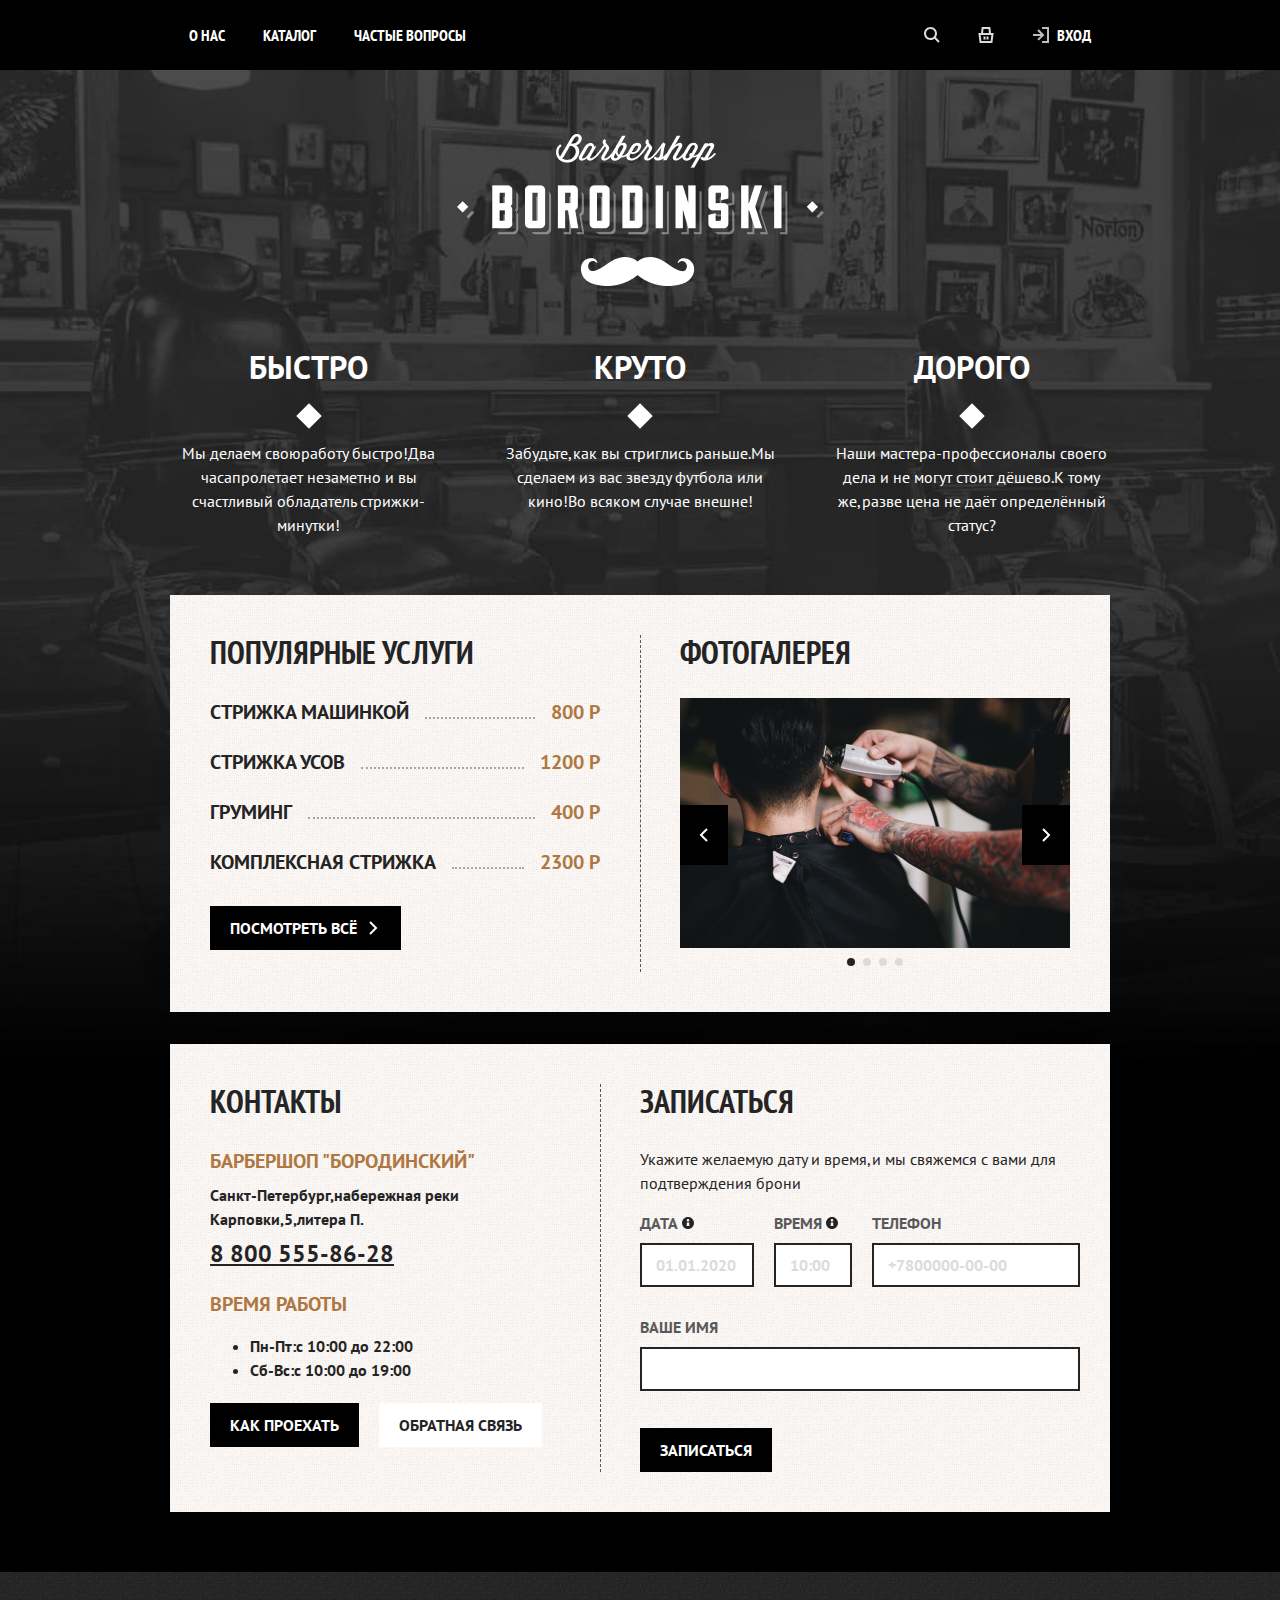
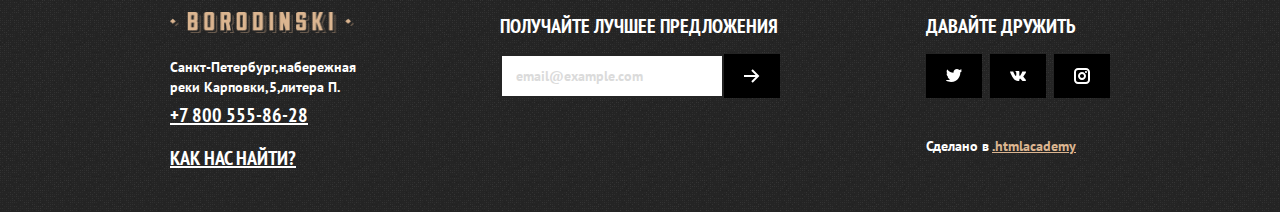
<file: index.html>
<!DOCTYPE html>
<html lang="en">
<head>
    <meta charset="UTF-8">
    <meta http-equiv="X-UA-Compatible" content="IE=edge">
    <meta name="viewport" content="width=device-width, initial-scale=1.0">
    <title>Барбершоп "Бородинский"</title>
    <link rel="stylesheet" href="styles.css">
   
</head>
<body>
<header class="page-header">
    <nav class="navigation">
        <ul class="navigation-list">
            <li class="navigation-item">
                <a class="navigation-link" href="about.html">О нас</a>                
            </li>
            <li class="navigation-item"> 
                <a class="navigation-link" href="catalog.html">Каталог</a>               
            </li>
            <li class="navigation-item">
                <a class="navigation-link" href="faq.html">Частые вопросы</a>                
            </li>
        </ul>
        <ul class="navigation-list navigation-user">
            <li class="navigation-item">
                <a class="navigation-link" href="#">
                    <svg  class="navigation-icon" aria-hidden="true" xmlns="http://www.w3.org/2000/svg" width="16" height="16" viewBox="0 0 16 16" fill="none">
                        <g clip-path="url(#clip0_123222_436)">
                        <path fill-rule="evenodd" clip-rule="evenodd" d="M11 6.5C11 8.98528 8.98528 11 6.5 11C4.01472 11 2 8.98528 2 6.5C2 4.01472 4.01472 2 6.5 2C8.98528 2 11 4.01472 11 6.5ZM10.3347 11.7489C9.25973 12.5356 7.9341 13 6.5 13C2.91015 13 0 10.0899 0 6.5C0 2.91015 2.91015 0 6.5 0C10.0899 0 13 2.91015 13 6.5C13 7.9341 12.5356 9.25973 11.7489 10.3347L15.7071 14.2929L14.2929 15.7071L10.3347 11.7489Z"/>
                       
                        </svg>
                   <span class="visually-hidden">
                        Поиск
                   </span> 
                </a>                
            </li>
            <li class="navigation-item">
                <a class="navigation-link" href="#">
                    <svg class="navigation-icon" aria-hidden="true" xmlns="http://www.w3.org/2000/svg" width="16" height="16" viewBox="0 0 16 16" fill="none">
                        <g clip-path="url(#clip0_123222_444)">
                        <path fill-rule="evenodd" clip-rule="evenodd" d="M3.09068 6L3.5759 0.90519L3.66211 0H4.5714H11.4285H12.3378L12.424 0.905191L12.9093 6H14.5H15.6328L15.4922 7.12403L14.4922 15.124L14.3828 16H13.5H2.49997H1.61719L1.50769 15.124L0.507692 7.12403L0.367188 6H1.49997H3.09068ZM5.09973 6H10.9002L10.5193 2H5.48068L5.09973 6ZM3.38275 14L2.63275 8H13.3672L12.6172 14H3.38275ZM8.49997 9.5V12.5H10.5V9.5H8.49997ZM5.49997 12.5L5.49997 9.5H7.49997L7.49997 12.5H5.49997Z"/>
                       
                        </svg>
                   <span class="visually-hidden">
                        Корзина   
                   </span>
                </a> 
                <div class="popover popover-cart">
                    <button class="popover-close-button button button-light">2
                        <span class="visually-hidden">Закрыть</span>
                    </button>
                    <div class="popover-content">
                       <h2 class="popover-title">Корзина</h2>
                       <ul class="cart-items-list">
                        <li class="cart-item">
                            <p class="cart-item-title">Стрижка машинкой</p>
                            <p class="cart-item-price">800 ₽</p>
                            <button type="button" class="cart-item-button button">
                                <svg xmlns="http://www.w3.org/2000/svg" width="16" height="16" viewBox="0 0 16 16" fill="none">
                                    <g clip-path="url(#clip0_80029_950)">
                                    <path fill-rule="evenodd" clip-rule="evenodd" d="M3.41989 1L3.7034 0.503861L3.99132 0H4.57164H11.4288H12.0091L12.297 0.503861L12.5805 1H14.5002H15.6288L15.4929 2.12042L13.916 15.1204L13.8093 16H12.9233H3.07714H2.19111L2.08442 15.1204L0.507491 2.12042L0.371582 1H1.50021H3.41989ZM3.96317 14L2.62885 3H13.3716L12.0373 14H3.96317ZM9.00276 4.92875L8.50276 11.9288L10.4977 12.0712L10.9977 5.07125L9.00276 4.92875ZM5.50276 12.0712L5.00276 5.07125L6.99767 4.92875L7.49767 11.9288L5.50276 12.0712Z" fill="white"/>
                                    </g>
                                    <defs>
                                    <clipPath id="clip0_80029_950">
                                    <rect width="16" height="16" fill="white"/>
                                    </clipPath>
                                    </defs>
                                    </svg>
                            <span class="visually-hidden">Удалить из корзины</span>
                            </button>
                        </li>
                        <li class="cart-item">
                            <p class="cart-item-title">Стрижка усов</p>
                            <p class="cart-item-price">1200 ₽</p>
                            <button type="button" class="cart-item-button button">
                                <svg xmlns="http://www.w3.org/2000/svg" width="16" height="16" viewBox="0 0 16 16" fill="none">
                                    <g clip-path="url(#clip0_80029_950)">
                                    <path fill-rule="evenodd" clip-rule="evenodd" d="M3.41989 1L3.7034 0.503861L3.99132 0H4.57164H11.4288H12.0091L12.297 0.503861L12.5805 1H14.5002H15.6288L15.4929 2.12042L13.916 15.1204L13.8093 16H12.9233H3.07714H2.19111L2.08442 15.1204L0.507491 2.12042L0.371582 1H1.50021H3.41989ZM3.96317 14L2.62885 3H13.3716L12.0373 14H3.96317ZM9.00276 4.92875L8.50276 11.9288L10.4977 12.0712L10.9977 5.07125L9.00276 4.92875ZM5.50276 12.0712L5.00276 5.07125L6.99767 4.92875L7.49767 11.9288L5.50276 12.0712Z" fill="white"/>
                                    </g>
                                    <defs>
                                    <clipPath id="clip0_80029_950">
                                    <rect width="16" height="16" fill="white"/>
                                    </clipPath>
                                    </defs>
                                    </svg>
                            <span class="visually-hidden">Удалить из корзины</span>
                            </button>
                        </li>
                       </ul>
                    </div>   
                </div>    
            </li>
            <li class="navigation-item">
                <a class="navigation-link  navigation-link-login " href="#">
                    <svg class="navigation-icon" aria-hidden="true" xmlns="http://www.w3.org/2000/svg" width="16" height="16" viewBox="0 0 16 16" fill="none">
                        <g clip-path="url(#clip0_123222_455)">
                        <path fill-rule="evenodd" clip-rule="evenodd" d="M9 2H14V14H9V16H15H16V15V1V0H15H9V2ZM4.29289 3.70711L7.53553 6.94975H0V8.94975H7.53553L4.29289 12.1924L5.70711 13.6066L10.6569 8.65685L11.364 7.94975L10.6569 7.24264L5.70711 2.29289L4.29289 3.70711Z" fill="#BDBDBD"/>
                        </g>
                        <defs>
                        <clipPath id="clip0_123222_455">
                        <rect width="16" height="16" fill="white"/>
                        </clipPath>
                        </defs>
                        </svg>
                    Вход</a>                
            </li>            
        </ul>
    </nav>
</header>
<main class="main-container main-index">
    <div class="page-container">
    <h1 class="visually-hidden">Барбершоп "Бородинский"</h1>
    <img class="logo" src="images/logo-full-white.png" width="367" height="152" 
     alt="Логотип Барбершопа 'Бородинский' ">
    <section class="advantages">
        <h2 class="visually-hidden">Преимущество</h2>
        <ul class="advantages-list">
            <li class="advantages-item">
                <h3 class="advantages-title">Быстро</h3>
                <p class="advantages-description">Мы делаем своюработу быстро!Два часапролетает незаметно
                    и вы счастливый обладатель стрижки-минутки!</p>
            </li>
            <li class="advantages-item">
                <h3 class="advantages-title">Круто</h3>
                <p class="advantages-description">Забудьте,как вы стриглись раньше.Мы сделаем из вас звезду
                    футбола или кино!Во всяком случае внешне!</p>
            </li>
            <li class="advantages-item">
                <h3 class="advantages-title">Дорого</h3>
                <p class="advantages-description">Наши мастера-профессионалы своего дела и не могут стоит 
                    дёшево.К тому же,разве цена не даёт определённый статус?</p>
            </li>
        </ul> 
    </section>
    <div class="index-columns">
    <section class="services">
        <h2 class="services-title">Популярные услуги</h2>
        <ul class="services-list">
            <li class="services-item">
                Стрижка машинкой
                <b class="services-price">800 Р</b>
            </li>
            <li class="services-item">
                Стрижка усов
                <b class="services-price">1200 Р</b>
            </li>
            <li class="services-item">
                Груминг
                <b class="services-price">400 Р</b>
            </li>
            <li class="services-item">
                Комплексная Стрижка
                <b class="services-price">2300 Р</b>
            </li>
        </ul>
        <a class="button button-all" href="#">Посмотреть всё</a>
    </section>
    <section class="gallery">
        <h2 class="gallery-title">Фотогалерея</h2>

    <div class="slider">
      <div class="slider-wrapper">
        <img class="slider-image" src="images/gallery-1.jpg" alt="Примеры работ" width="390" height="250">
        <div class="slider-controls">
          <button class="slider-button slider-prev" type="button">
            <span class="visually-hidden"> Предыдущие фото</span>
          </button>
          <button class="slider-button slider-next" type="button">
            <span class="visually-hidden">Слейдущее фото</span>
          </button>
        </div>  
        <ol class="slider-pagination">
            <li class="slider-pagination-item">
                <button class="slider-pagination-button-current slider-pagination-button" type="button">
                    <span class="visually-hidden">1 фото</span>
                </button>
            </li>
            <li class="slider-pagination-item">
                <button class="slider-pagination-button" type="button">
                    <span class="visually-hidden">2 фото</span>
                </button>
            </li>
            <li class="slider-pagination-item">
                <button class="slider-pagination-button" type="button">
                    <span class="visually-hidden">3 фото</span>
                </button>
            </li>
            <li class="slider-pagination-item">
                <button class="slider-pagination-button" type="button">
                    <span class="visually-hidden">4 фото</span>
                </button>
            </li>
        </ol>
      </div>
    </div>  
    </section>
    </div>
    <div class="index-columns">
    <section class="contacts">
        <h2 class="contacts-title">Контакты</h2>
        <h3 class="contacts-subtitle">Барбершоп "Бородинский"</h3>
        <address class="contacts-address">
            <p class="contacts-address-text">Санкт-Петербург,набережная реки Карповки,5,литера П.</p>
            <a class="contacts-phone" href="tel:88005558628">8 800 555-86-28</a>
        </address>
        <h3 class="contacts-subtitle">Время работы</h3>
        <ul class="contacts-schedule">
            <li class="contacts-schedule-item">Пн-Пт:с 10:00 до 22:00</li>
            <li class="contacts-schedule-item">Сб-Вс:с 10:00 до 19:00</li>
        </ul>
        <p class="contacts-navigation">
        <a class="button" href="https://www.google.com/maps/place/%D0%BD%D0%B0%D0%B1.+P%D0%B5%D0%BA%D0%B8+%
        D0%9A%D0%B0%D1%80%D0%BF%D0%BE%D0%B2%D0%BA%D0%B8,+5+%D0%BA%D0%BE%D1%80%D0%BF%D1%83%D1%81+%D0%9F,+%D0%A
        1%D0%B0%D0%BD%D0%BA%D1%82-%D0%9F%D0%B5%D1%82%D0%B5%D1%80%D0%B1%D1%83%D1%80%D0%B3,+197022/@59.9683447,
        30.3151923,17z/data=!3m1!4b1!4m5!3m4!1s0x4696315bc4e8ce61:0x74d4f0cbfe1fd995!8m2!3d59.968342!4d30.
        317381">Как проехать</a>
        <a class="button button-feedback" href="#">Обратная связь</a>
        </p>
    </section>
    <section class="appointment">
        <h2 class="appointment-title">Записаться</h2>
        <p>Укажите желаемую дату и время,и мы свяжемся с вами для подтверждения брони</p>
        <form class="appointment-form" action="https://echo.htmlacademy.ru/" method="post">
            <p class="field-group appointment-form-date">
                <span class="form-label form-label-icon">
                    <label for="appointment-date">Дата</label>
                    <button class="info" type="button">
                        <span class="visually-hidden">Посмотреть дополнительную информацию</span>
                    </button>
                </span>
                <input class="field" type="text" id="appointment-date" name="appointment-date" placeholder="01.01.2020">
            </p>
            <p class="field-group appointment-form-time">
                <span class="form-label form-label-icon">
                    <label for="form-label">Время</label>
                    <button class="info" type="button">
                        <span class="visually-hidden">Посмотреть дополнительную информацию</span>
                    </button>
                </span>
                <input class="field" type="text" id="appointment-time" name="appointment-time" placeholder="10:00">
            </p>
            <p class="field-group appointment-form-phone">
                <label class="form-label" for="appointment-phone">Телефон</label>
                <input class="field" type="text" id="appointment-phone" name="appointment-phone" placeholder="+7800000-00-00">
            </p>
            <p class="field-group appointment-form-name">
                <label class="form-label" for="appointment-name">Ваше имя</label>
                <input class="field" type="text" id="appointment-name" name="appointment-name">
            </p>
            <button class="button-submit appointment-submit" type="submit">Записаться</button>
        </form>
    </section>
    </div>
    </div>
</main>
<footer class="page-footer">
    <div class="page-footer-container">
    <section class="footer-contacts">
        <h2 class="visually-hidden">Контакты</h2>
        <img class="footer-contacts-logo" src="images/logo-footer.png" alt="Логотип Барбершоп 'Бородинский'"
        width="184" height="21">
        <address class="footer-contacts-address">
            <p class="about-text"> Санкт-Петербург,набережная реки Карповки,5,литера П.</p>
            <a class="footer-contacts-address-phone" href="tel:+78005558628">+7 800 555-86-28</a>
        </address>
        <a class="footer-contacts-map-link" href="https://www.google.com/maps/place/%D0%BD%D0%B0%D0%B1.+P%D0%B5%D0%BA%D0%B8+%
        D0%9A%D0%B0%D1%80%D0%BF%D0%BE%D0%B2%D0%BA%D0%B8,+5+%D0%BA%D0%BE%D1%80%D0%BF%D1%83%D1%81+%D0%9F,+%D0%A
        1%D0%B0%D0%BD%D0%BA%D1%82-%D0%9F%D0%B5%D1%82%D0%B5%D1%80%D0%B1%D1%83%D1%80%D0%B3,+197022/@59.9683447,
        30.3151923,17z/data=!3m1!4b1!4m5!3m4!1s0x4696315bc4e8ce61:0x74d4f0cbfe1fd995!8m2!3d59.968342!4d30.
        317381">Как нас найти?</a>
    </section>

    <section class="newsletter">
        <h2 class="page-footer-title">Получайте лучшее предложения</h2>
        <form class="newsletter-form" action="https://echo.htmlacademy.ru/" method="post">
        <p class="newsletter-email">
            <label class="visually-hidden" for="newsletter-email">Email</label>
            <input class="field" placeholder="email@example.com" type="email" name="newsletter-email"
            id="newsletter-email" required>
        </p>
        <button class="button newsletter-button" type="submit">
            <span class="visually-hidden">Отправить</span>
        </button>
        </form>
    </section>

    <section class="footer-social">
        <h2 class="page-footer-title">Давайте дружить</h2>
        <ul class="footer-social-list">
            <li class="footer-social-item">
                <a class="footer-social-link footer-social-tw" href="https://twitter.com/htmlacademy_ru">
                    <span class="visually-hidden">Твиттер</span>
                </a>
            </li>
            <li class="footer-social-item">
                <a class="footer-social-link footer-social-vk" href="https://vk.com/htmlacademy">
                    <span class="visually-hidden">ВКонтакте</span>
                </a>
            </li>
            <li class="footer-social-item">
                <a class="footer-social-link footer-social-instagram" href="https://www.facebook.com/htmlacademy">
                    <span class="visually-hidden">Инстаграм</span>
                </a>
            </li>
        </ul>
        <p class="about-text">Сделано в <a class="htmlacademy-link" href="https://htmlacademy.ru">
            .htmlacademy</a></p>
    </section>
    </div>
</footer>

<div class="modal-container modal-container-close">
   <div class="modal modal-auth">
      <button class="modal-close-button">
        <span class="visually-hidden">Закрыть</span>
      </button>
      <section class="modal-content">
        <h2 class="modal-title">Личный Кабинет</h2>
        <form class="auth-form" action="https://echo.htmlacademy.ru" method="post">
            <p class="field-group">
                <label class="visually-hidden" for="auth-login">Логин</label>
                <input class="auth-form-field field" type="text" id="auth-login" name="auth-login" placeholder="Логин">
            </p>
            <p class="field-group">
                <label class="visually-hidden" for="auth-password">Пароль</label>
                <input class="auth-form-field field" type="password" id="auth-password" name="auth-password" placeholder="Пароль">
            </p>
            <p class="field-group auth-form-user-options">
                <label class="auth-form-checkbox control">
                    <input class="visually-hidden control-input" type="checkbox" name="firm-store">
                    <span class="control-mark"></span>
                    <span class="control-label">Запомнить меня</span>
                </label>
                <a class="auth-form-recovery" href="#">Забыли пароль</a>
            </p>
            <button class="button auth-form-button" type="submit">Войти</button>
            <a class="button auth-form-register" href="#">Регистрация</a>
        </form>
      </section>
   </div>
</div>

</body>
</html>
</file>
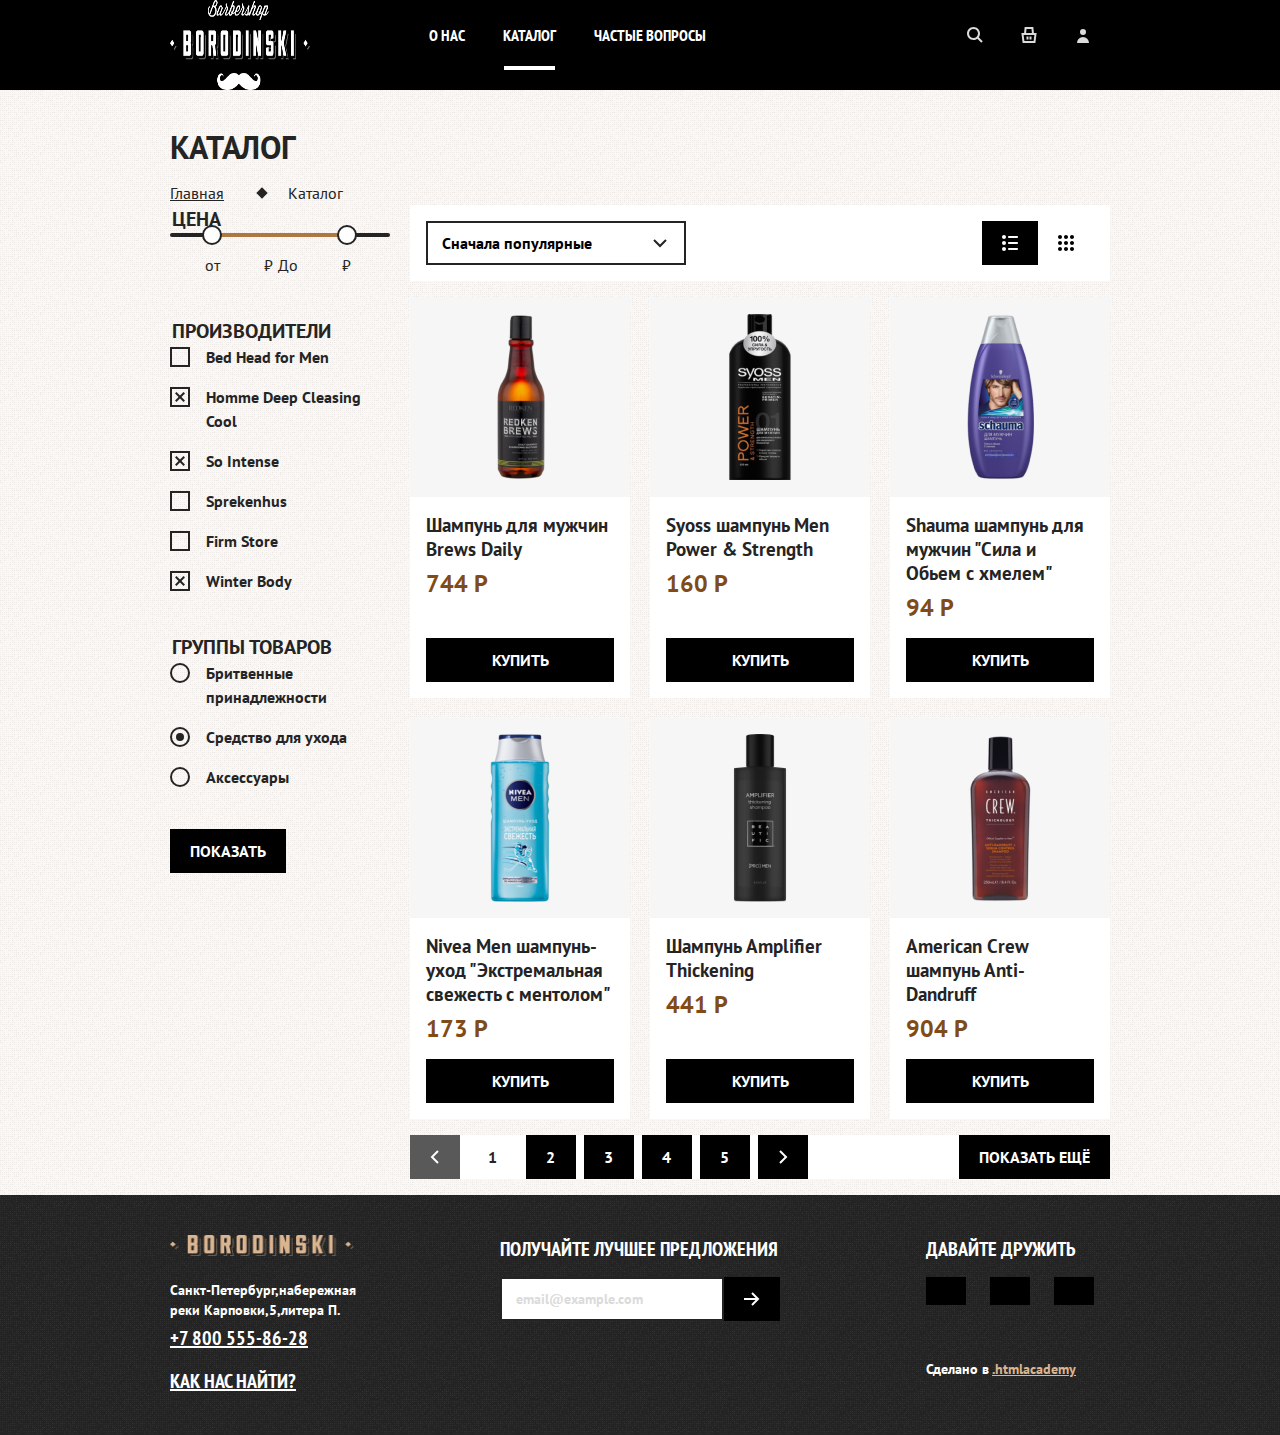
<file: catalog.html>
<!DOCTYPE html>
<html lang="en">
<head>
    <meta charset="UTF-8">
    <meta http-equiv="X-UA-Compatible" content="IE=edge">
    <meta name="viewport" content="width=device-width, initial-scale=1.0">
    <title>Каталог</title>
    <link rel="stylesheet" href="styles.css">
</head>
<body>
    <header class="page-header">
        <nav class="navigation">
            <a class="navigation-logo" href="index.html">
                <img class="page-header-logo" alt="Логотип Барбершоп 'Бородинский'" src="images/logo-full-white.png"
                 width="140" height="90">
            </a>
            <ul class="navigation-list">
                <li class="navigation-item">
                    <a class="navigation-link" href="about.html">О нас</a>                
                </li>
                <li class="navigation-item"> 
                    <a class="navigation-link navigation-link-current" href="catalog.html">Каталог</a>               
                </li>
                <li class="navigation-item">
                    <a class="navigation-link" href="faq.html">Частые вопросы</a>                
                </li>
            </ul>
            <ul class="navigation-list navigation-user">
                <li class="navigation-item">
                    <a class="navigation-link" href="#">
                        <svg  class="navigation-icon" aria-hidden="true" xmlns="http://www.w3.org/2000/svg" width="16" height="16" viewBox="0 0 16 16" fill="none">
                            <g clip-path="url(#clip0_123222_436)">
                            <path fill-rule="evenodd" clip-rule="evenodd" d="M11 6.5C11 8.98528 8.98528 11 6.5 11C4.01472 11 2 8.98528 2 6.5C2 4.01472 4.01472 2 6.5 2C8.98528 2 11 4.01472 11 6.5ZM10.3347 11.7489C9.25973 12.5356 7.9341 13 6.5 13C2.91015 13 0 10.0899 0 6.5C0 2.91015 2.91015 0 6.5 0C10.0899 0 13 2.91015 13 6.5C13 7.9341 12.5356 9.25973 11.7489 10.3347L15.7071 14.2929L14.2929 15.7071L10.3347 11.7489Z"/>
                           
                            </svg>
                       <span class="visually-hidden">
                            Поиск
                       </span> 
                    </a>                
                </li>
                <li class="navigation-item">
                    <a class="navigation-link" href="#">
                        <svg class="navigation-icon" aria-hidden="true" xmlns="http://www.w3.org/2000/svg" width="16" height="16" viewBox="0 0 16 16" fill="none">
                            <g clip-path="url(#clip0_123222_444)">
                            <path fill-rule="evenodd" clip-rule="evenodd" d="M3.09068 6L3.5759 0.90519L3.66211 0H4.5714H11.4285H12.3378L12.424 0.905191L12.9093 6H14.5H15.6328L15.4922 7.12403L14.4922 15.124L14.3828 16H13.5H2.49997H1.61719L1.50769 15.124L0.507692 7.12403L0.367188 6H1.49997H3.09068ZM5.09973 6H10.9002L10.5193 2H5.48068L5.09973 6ZM3.38275 14L2.63275 8H13.3672L12.6172 14H3.38275ZM8.49997 9.5V12.5H10.5V9.5H8.49997ZM5.49997 12.5L5.49997 9.5H7.49997L7.49997 12.5H5.49997Z"/>
                           
                            </svg>
                       <span class="visually-hidden">
                            Корзина   
                       </span>
                    </a>                
                </li>
                <li class="navigation-item">
                    <a class="navigation-link  " href="#">
                        <svg class="navigation-icon" aria-hidden="true" focusable="false" width="16" height="16" xmlns="http://www.w3.org/2000/svg">
                            <path fill-rule="evenodd" clip-rule="evenodd" d="M8 8a3 3 0 100-6 3 3 0 000 6zm0 2a6 6 0 00-6 6h12a6 6 0 00-6-6z"></path>
                          </svg>
                          <span class="visually-hidden">Профиль</span>
                    </a>
                </li>            
            </ul>
        </nav>
    </header>

    <main class="main-inner">
        <div class="page-container">
        <header class="inner-header">
            <h1 class="inner-header-title">Каталог</h1>
            <ul class="breadcrumbs">
                <li class="breadcrumbs-item">
                    <a class="breadcrumbs-link" href="index.html">Главная</a>
                </li>
                <li class="breadcrumbs-item">
                    <a class="breadcrumbs-link">Каталог</a>
                </li>
            </ul>
        </header>

        <section class="catalog-products">
            <h2 class="visually-hidden" hidden>Список товаров с фильтрами</h2>
            <form class="catalog-filter" action="https://echo.htmlacademy.ru" method="get">
                <fieldset class="catalog-filter-group">
                    <legend class="catalog-filter-title">Цена</legend>

                <div class="range">
                 <div class="range-scale">
                  <div class="range-bar" style="left: 42px; width: 136px;">         
                    <button class="range-toggle toggle-min" type="button">
                        <span class="visually-hidden">Изменить минимальную цену.</span>
                    </button>
                    <button class="range-toggle toggle-max" type="button">
                        <span class="visually-hidden">Изменить максимальную цену.</span>
                    </button>
                  </div>
                 </div>  
                 
                 <div class="range-wrapper-inputs">
                    <label class="catalog-filter-label">от <input class="catalog-filter-input" type="number"
                        name="min-price" >₽</label>
                    <label class="catalog-filter-label">До <input class="catalog-filter-input" type="number"
                        name="max-price">₽
                    </label>       
                 </div>       
                </div>                   
                </fieldset>

                <fieldset class="catalog-filter-group">
                    <legend class="catalog-filter-title">Производители</legend>
                    <ul class="catalog-filter-list">
                        <li class="catalog-filter-item">
                            <label class="control">
                                <input class="visually-hidden control-input" type="checkbox"
                                name="bed-head-for-men">
                                <span class="control-mark"></span>
                                <span class="control-label">Bed Head for Men</span>
                            </label>
                        </li>
                        <li class="catalog-filter-item">
                            <label class="control">
                                <input class="visually-hidden control-input" type="checkbox"
                                name="hommy-deep-cleansing-cool" checked>
                                <span class="control-mark"></span>
                                <span class="control-label">Homme Deep Cleasing Cool</span>
                            </label>
                        </li>
                        <li class="catalog-filter-item">
                            <label class="control">
                                <input class="visually-hidden control-input" type="checkbox"
                                name="so-intense" checked>
                                <span class="control-mark"></span>
                                <span class="control-label">So Intense</span>
                            </label>
                        </li>
                        <li class="catalog-filter-item">
                            <label class="control">
                                <input class="visually-hidden control-input" type="checkbox"
                                name="sprekenhus">
                                <span class="control-mark"></span>
                                <span class="control-label">Sprekenhus</span>
                            </label>
                        </li>
                        <li class="catalog-filter-item">
                            <label class="control">
                                <input class="visually-hidden control-input" type="checkbox"
                                name="firm-store">
                                <span class="control-mark"></span>
                                <span class="control-label">Firm Store</span>
                            </label>
                        </li>
                        <li class="catalog-filter-item">
                            <label class="control">
                                <input class="visually-hidden control-input" type="checkbox"
                                name="winter-body" checked>
                                <span class="control-mark"></span>
                                <span class="control-label">Winter Body</span>
                            </label>
                        </li>
                    </ul>
                </fieldset>

                <fieldset class="catalog-filter-group">
                    <legend class="catalog-filter-title">Группы товаров</legend>
                    <ul class="catalog-filter-list">
                        <li class="catalog-filter-item">
                            <label class="control">
                                <input class="visually-hidden control-input" type="radio"
                                name="product-group" value="shaving-supplies">
                                <span class="control-mark"></span>
                                <span class="control-label">Бритвенные принадлежности</span>
                            </label>
                        </li>
                        <li class="catalog-filter-item">
                            <label class="control">
                                <input class="visually-hidden control-input" type="radio"
                                name="product-group" value="care-products" checked>
                                <span class="control-mark"></span>
                                <span class="control-label">Средство для ухода</span>
                            </label>
                        </li>
                        <li class="catalog-filter-item">
                            <label class="control">
                                <input class="visually-hidden control-input" type="radio"
                                name="product-group" value="accessories">
                                <span class="control-mark"></span>
                                <span class="control-label">Аксессуары</span>
                            </label>
                        </li>
                    </ul>
                </fieldset>
                <button class="button" type="submit">Показать</button>
            </form>
            <div class="catalog-right-column">
            <div class="sorting-container"> 
            <form class="sorting-type">
               <div class="select">
                <label class="visually-hidden" for="sorting">Сортировка</label>
                <select class="select-control" id="sorting" name="sorting">
                    <option value="popular">Сначала популярные</option>
                    <option value="cheap">Сначала дешевые</option>
                    <option value="expensive">Сначала дорогое</option>
                </select>
               </div>
                
                <button class="visually-hidden" type="submit">Отсортировать продукты</button>
            </form>
            <a href="#" class="card-grid-toggle">
                <svg xmlns="http://www.w3.org/2000/svg" aria-hidden="true" xmlns:xlink="http://www.w3.org/1999/xlink" width="16" height="16" viewBox="0 0 16 16" fill="none">
                    <path fill-rule="evenodd" clip-rule="evenodd" d="M2 0C0.895431 0 0 0.895431 0 2C0 3.10457 0.895431 4 2 4C3.10457 4 4 3.10457 4 2C4 0.895431 3.10457 0 2 0ZM2 6C0.895431 6 0 6.89543 0 8C0 9.10457 0.895431 10 2 10C3.10457 10 4 9.10457 4 8C4 6.89543 3.10457 6 2 6ZM0 14C0 12.8954 0.895431 12 2 12C3.10457 12 4 12.8954 4 14C4 15.1046 3.10457 16 2 16C0.895431 16 0 15.1046 0 14ZM7 1C6.44772 1 6 1.44772 6 2C6 2.55228 6.44772 3 7 3H15C15.5523 3 16 2.55228 16 2C16 1.44772 15.5523 1 15 1H7ZM6 8C6 7.44772 6.44772 7 7 7H15C15.5523 7 16 7.44772 16 8C16 8.55228 15.5523 9 15 9H7C6.44772 9 6 8.55228 6 8ZM7 13C6.44772 13 6 13.4477 6 14C6 14.5523 6.44772 15 7 15H15C15.5523 15 16 14.5523 16 14C16 13.4477 15.5523 13 15 13H7Z" />
                    <path fill-rule="evenodd" clip-rule="evenodd" d="M2 0C0.895431 0 0 0.895431 0 2C0 3.10457 0.895431 4 2 4C3.10457 4 4 3.10457 4 2C4 0.895431 3.10457 0 2 0ZM2 6C0.895431 6 0 6.89543 0 8C0 9.10457 0.895431 10 2 10C3.10457 10 4 9.10457 4 8C4 6.89543 3.10457 6 2 6ZM0 14C0 12.8954 0.895431 12 2 12C3.10457 12 4 12.8954 4 14C4 15.1046 3.10457 16 2 16C0.895431 16 0 15.1046 0 14ZM7 1C6.44772 1 6 1.44772 6 2C6 2.55228 6.44772 3 7 3H15C15.5523 3 16 2.55228 16 2C16 1.44772 15.5523 1 15 1H7ZM6 8C6 7.44772 6.44772 7 7 7H15C15.5523 7 16 7.44772 16 8C16 8.55228 15.5523 9 15 9H7C6.44772 9 6 8.55228 6 8ZM7 13C6.44772 13 6 13.4477 6 14C6 14.5523 6.44772 15 7 15H15C15.5523 15 16 14.5523 16 14C16 13.4477 15.5523 13 15 13H7Z" fill="url(#pattern0)"/>
                    <defs>
                    <pattern id="pattern0" patternContentUnits="objectBoundingBox" width="5" height="5">
                    <use xlink:href="#image0_123222_519" transform="scale(0.0625)"/>
                    </pattern>
                    <image id="image0_123222_519" width="80" height="80" xlink:href="[data-uri]"/>
                    </defs>
                    </svg> 
                <span class="visually-hidden">Показать список</span>
            </a>
            <a href="#" class="card-grid-toggle card-grid-toggle-current" >
                    <svg xmlns="http://www.w3.org/2000/svg" aria-hidden="true" width="16" height="16" viewBox="0 0 16 16" fill="none">
                        <g clip-path="url(#clip0_123222_1004)">
                        <path fill-rule="evenodd" clip-rule="evenodd" d="M0 2C0 0.895431 0.895431 0 2 0C3.10457 0 4 0.895431 4 2C4 3.10457 3.10457 4 2 4C0.895431 4 0 3.10457 0 2ZM6 2C6 0.895431 6.89543 0 8 0C9.10457 0 10 0.895431 10 2C10 3.10457 9.10457 4 8 4C6.89543 4 6 3.10457 6 2ZM16 2C16 0.895431 15.1046 0 14 0C12.8954 0 12 0.895431 12 2C12 3.10457 12.8954 4 14 4C15.1046 4 16 3.10457 16 2ZM0 8C0 6.89543 0.895431 6 2 6C3.10457 6 4 6.89543 4 8C4 9.10457 3.10457 10 2 10C0.895431 10 0 9.10457 0 8ZM10 8C10 6.89543 9.10457 6 8 6C6.89543 6 6 6.89543 6 8C6 9.10457 6.89543 10 8 10C9.10457 10 10 9.10457 10 8ZM12 8C12 6.89543 12.8954 6 14 6C15.1046 6 16 6.89543 16 8C16 9.10457 15.1046 10 14 10C12.8954 10 12 9.10457 12 8ZM4 14C4 12.8954 3.10457 12 2 12C0.895431 12 0 12.8954 0 14C0 15.1046 0.895431 16 2 16C3.10457 16 4 15.1046 4 14ZM6 14C6 12.8954 6.89543 12 8 12C9.10457 12 10 12.8954 10 14C10 15.1046 9.10457 16 8 16C6.89543 16 6 15.1046 6 14ZM16 14C16 12.8954 15.1046 12 14 12C12.8954 12 12 12.8954 12 14C12 15.1046 12.8954 16 14 16C15.1046 16 16 15.1046 16 14Z"/>
                        </g>
                        <defs>
                        <clipPath id="clip0_123222_1004">
                        <rect width="16" height="16" fill="white"/>
                        </clipPath>
                        </defs>
                        </svg>           
                <span class="visually-hidden">Показать карточки</span>
            </a>
            </div>
            <ul class="product-list">
                <li class="product-card">
                    <a class="product-card-link" href="product.html">
                    <img class="product-card-image" src="images/images catalog/Frame 23.jpg"
                    width="220" height="200" alt="Шампунь для мужчин Brews Daily">
                    </a>
                    <a class="product-card-link-title">
                    <h3 class="product-card-title">Шампунь для мужчин Brews Daily</h3>
                    </a>
                    <b class="product-card-price">744 Р</b>
                    <a class="product-card-button button" href="#">Купить</a>
                </li>
                <li class="product-card">
                    <a class="product-card-link" href="#">
                        <img class="product-card-image" src="images/images catalog/Frame 23 (1).jpg"
                        width="220" height="200" alt="Syoss шампунь Men Power Strength ">
                    </a>
                    <a class="product-card-link-title">
                        <h3 class="product-card-title">Syoss шампунь Men Power &amp; Strength</h3>
                    </a>
                    <b class="product-card-price">160 Р</b>
                    <a class="product-card-button button" href="#">Купить</a>
                </li>
                <li class="product-card">
                    <a class="product-card-link" href="#">
                        <img class="product-card-image" src="images/images catalog/Frame 23 (2).jpg"
                        width="220" height="200" alt="Shauma шампунь для мужчин 'Сила и Обьем с хмелем' ">
                    </a>
                    <a class="product-card-link-title">    
                        <h3 class="product-card-title">Shauma шампунь для мужчин "Сила и Обьем с хмелем"</h3>
                    </a>
                    <b class="product-card-price">94 Р</b>
                    <a class="product-card-button button" href="#">Купить</a>
                </li>
                <li class="product-card">
                    <a class="product-card-link" href="#">
                        <img class="product-card-image" src="images/images catalog/Frame 23 (3).jpg" 
                        width="220" height="200" alt="Nivea Men шампунь-уход 'Экстремальная свежесть с ментолом'">
                    </a>
                    <a class="product-card-link-title">    
                        <h3 class="product-card-title">Nivea Men шампунь-уход "Экстремальная свежесть с 
                            ментолом"</h3>
                    </a>
                    <b class="product-card-price">173 Р</b>
                    <a class="product-card-button button" href="#">Купить</a>
                </li>
                <li class="product-card">
                    <a class="product-card-link" href="#">
                        <img class="product-card-image" src="images/images catalog/Frame 23 (4).jpg" 
                        width="220" height="200" alt="Шампунь Amplifier Thickening">
                    </a>
                    <a class="product-card-link-title">    
                        <h3 class="product-card-title">Шампунь Amplifier Thickening</h3>
                    </a>
                    <b class="product-card-price">441 Р</b>
                    <a class="product-card-button button" href="#">Купить</a>
                </li>
                <li class="product-card">
                    <a class="product-card-link" href="#">
                        <img class="product-card-image" src="images/images catalog/Frame 23 (5).jpg"
                        width="220" height="200"  alt="American Crew шампунь Anti-Dandruff">
                    </a>
                    <a class="product-card-link-title">    
                        <h3 class="product-card-title">American Crew шампунь Anti-Dandruff</h3>
                    </a>
                    <b class="product-card-price">904 Р</b>
                    <a class="product-card-button button" href="#">Купить</a>
                </li>
            </ul>

            <ul class="pagination">
                <li class="pagination-item">
                    <a class="pagination-link pagination-prev pagination-disabled">
                        <span class="visually-hidden">Предыдущая страница</span>
                    </a>
                </li>
                <li class="pagination-item">
                    <a class="pagination-link pagination-current">1</a>
                </li>
                <li class="pagination-item">
                    <a class="pagination-link" href="#">2</a>
                </li>
                <li class="pagination-item"> 
                    <a class="pagination-link" href="#">3</a>
                </li>
                <li class="pagination-item">
                    <a class="pagination-link" href="#">4</a>
                </li>
                <li class="pagination-item">
                    <a class="pagination-link" href="#">5</a>
                </li>
                <li class="pagination-item">
                    <a class="pagination-link pagination-next" href="#">
                        <span class="visually-hidden">Слейдующая страница</span>
                    </a>
                </li>
        
            <button class="button pagination-show-more" type="button">Показать ещё</button>
        </ul>
            </div>
        </section>
        </div>        
    </main>
    

    <footer class="page-footer">
        <div class="page-footer-container">
        <section class="footer-contacts">
            <h2 class="visually-hidden">Контакты</h2>
            <img class="footer-contacts-logo" src="images/logo-footer.png" alt="Логотип Барбершоп 'Бородинский'"
            width="184" height="21">
            <address class="footer-contacts-address">
                <p class="about-text"> Санкт-Петербург,набережная реки Карповки,5,литера П.</p>
                <a class="footer-contacts-address-phone" href="tel:+78005558628">+7 800 555-86-28</a>
            </address>
            <a class="footer-contacts-map-link" href="https://www.google.com/maps/place/%D0%BD%D0%B0%D0%B1.+P%D0%B5%D0%BA%D0%B8+%
            D0%9A%D0%B0%D1%80%D0%BF%D0%BE%D0%B2%D0%BA%D0%B8,+5+%D0%BA%D0%BE%D1%80%D0%BF%D1%83%D1%81+%D0%9F,+%D0%A
            1%D0%B0%D0%BD%D0%BA%D1%82-%D0%9F%D0%B5%D1%82%D0%B5%D1%80%D0%B1%D1%83%D1%80%D0%B3,+197022/@59.9683447,
            30.3151923,17z/data=!3m1!4b1!4m5!3m4!1s0x4696315bc4e8ce61:0x74d4f0cbfe1fd995!8m2!3d59.968342!4d30.
            317381">Как нас найти?</a>
        </section>
    
        <section class="newsletter">
            <h2 class="page-footer-title">Получайте лучшее предложения</h2>
            <form class="newsletter-form" action="https://echo.htmlacademy.ru/" method="post">
            <p class="newsletter-email">
                <label class="visually-hidden" for="newsletter-email">Email</label>
                <input class="field" placeholder="email@example.com" type="email" name="newsletter-email"
                id="newsletter-email" required>
            </p>
            <button class="button newsletter-button" type="submit">
                <span class="visually-hidden">Отправить</span>
            </button>
            </form>
        </section>
    
        <section class="footer-social">
            <h2 class="page-footer-title">Давайте дружить</h2>
            <ul class="footer-social-list">
                <li class="footer-social-item">
                    <a class="button" href="https://twitter.com/htmlacademy_ru">
                        <span class="visually-hidden">Твиттер</span>
                    </a>
                </li>
                <li class="footer-social-item">
                    <a class="button" href="https://vk.com/htmlacademy">
                        <span class="visually-hidden">ВКонтакте</span>
                    </a>
                </li>
                <li class="footer-social-item">
                    <a class="button" href="https://www.facebook.com/htmlacademy">
                        <span class="visually-hidden">Инстаграм</span>
                    </a>
                </li>
            </ul>
            <p class="about-text">Сделано в <a class="htmlacademy-link" href="https://htmlacademy.ru">
                .htmlacademy</a></p>
        </section>
        </div>
    </footer>
    
</body>
</html>
</file>
<file: styles.css>
@font-face {
    font-family: "PT Sans";
    font-style: normal;
    font-weight: 400;
    src: url("fonts/PTSans-Regular.woff2") format("woff2");
    font-display: swap;
}

@font-face {
    font-family: "PT Sans";
    font-style: normal;
    font-weight: 700;
    src: url("fonts/PTSans-Bold.woff2") format("woff2");
    font-display: swap;
}

@font-face {
    font-family: "PT Sans";
    font-style: italic;
    font-weight: 400;
    src: url("fonts/PTSans-Italic.woff2") format("woff2");
    font-display: swap;
}

@font-face {
    font-family: "PT Sans";
    font-style: italic;
    font-weight: 700;
    src: url("fonts/PTSans-BoldItalic.woff2") format("woff2");
    font-display: swap;
}

/* PT Sans Narrow */
@font-face {
    font-family:"PT Sans Narrow" ;
    font-style: normal;
    font-weight: 700;
    src: url("fonts/PTSans-NarrowBold.woff2") format("woff2");
    font-display: swap;
}



html{
  height: 100%;
}

body{
    margin: 0;
    display: flex;
    flex-direction: column;
    min-height: 100%;
    font-family: "PT Sans" , sans-serif;
    font-size: 16px;
    line-height: 24px;
    color: #242424;
    background-color: #fbf7f4;

   
}

.visually-hidden{
    position: absolute;
    width: 1px;
    height: 1px;
    margin: -1px;
    padding: 0;
    border: 0;
    clip: rect(0 0 0 0);
    overflow: hidden;
}

.button{
  display: inline-block;
    box-sizing: border-box;
    padding: 14px 20px;
    font-family: inherit;
    font-size: 16px;
    line-height: 16px;
    font-weight: 700;
    text-align: center;
    color: #FFFFFF;
    background-color: #000000;
    text-decoration: none;
    text-transform: uppercase;
    border: none;
    cursor: pointer;
}

.button + .button{
  margin-left: 16px;
}
/* Light */
.button-light {
    color: #242424;
    background-color: #FFFFFF;
  }

 .button-all{
  padding-right: 44px;
  background-image: url("images/arrow-right.svg");
  background-repeat: no-repeat;
  background-size: 16px 16px;
  background-position: center right 20px;
 } 

 .button:hover,
 .footer-social-link:hover
 {
  background-color: #814B18;
 }

 .button:focus,
 .footer-social-link:focus
 {
  outline: 2px solid #DBB590;
  background-color: #4E2E0E;
 }

 .button:disabled{
  color: #e7e7e7;
  background-color: #595959;
 }

 .button:disabled:hover{
  background-color: #595959;
  outline: none;
  cursor: default;
 }

 .button-feedback{
  color: #242424;
  background-color: #FFFFFF;
 }

 .button-feedback:hover{
  background-color: #DBB590;
 }

 .button-feedback:focus{
  outline: 2px solid #AF7842;
  background-color: #DBB590;
 }





/* PAGES */




.page-header{
color: #ffffff;
background-color: #000000;
}

.navigation{
  display: flex;
  width: 940px;
  margin: 0 auto;
}

.navigation-list{
  display:flex;
  flex-wrap: wrap;
  width: 430px;
  margin: 0;
  padding: 0;
  list-style-type: none;
  
}

.navigation-item{
  position: relative;
}



.navigation-user{
  display: flex;
  justify-content: flex-end;
  max-width: 250px;
  margin-left: auto;
  margin-right: 0;
}

.navigation-user .navigation-link{
  min-width: 16px;
  min-height: 22px;
}

.navigation-link{
    position: relative;
    display: block;
    padding: 24px 19px;
    font-family: "PT Sans Narrow", sans-serif;
    line-height: 22px;
    color: #ffffff;
    font-weight: 700;
    text-align: center;
    background-color: #000000;
    text-decoration: none;
    text-transform: uppercase;
}

.navigation-link:hover{
  background-color: #595959;
}

.navigation-link:focus{
  box-shadow: inset 0 0 0 4px #e7e7e7;
  outline: none;
}

.navigation-link-current::before{
  position: absolute;
  right: 20px;
  bottom: 0;
  left: 20px;
  height: 4px;
  background-color: #FFFFFF;
  content: " ";
}

.navigation-link:hover .navigation-icon {
  fill: #242424;
}

.navigation-link:focus .navigation-icon {
  fill: #DBDBDB;
}

.navigation-link-login{
  padding-left: 44px;
}

.navigation-link-login .navigation-icon{
  right: auto;
  left: 20px;
  margin: auto 0;
}


.navigation-icon{
  position: absolute;
  top: 0;
  right: 0;
  bottom: 0;
  left: 0;
  margin: auto;
  fill: #dbdbdb;
}

.navigation-logo{
  display: flex;
  align-items: center;
  width: 140px;
  margin-right: 100px;
  
}

.main-container{
  flex-grow: 1;
  padding-top: 64px;
  padding-bottom: 60px;
}

.main-index{
    color: #ffffff;
    background-color: #000000;
    background-image: url("images/interier.jpg");
    background-size: 100% auto;
    background-repeat: no-repeat;
}

.main-inner{
    padding-top: 40px;
    color: #242424;
    background-color: #fbf7f4;
    background-image: url("images/noisy-texture-80x80-o8-d27-c-1f1f1f-t1\ 1.png");
}

.page-container{
  width: 940px;
  margin: 0 auto;
}

.logo{
  display: block;
  margin: 0 auto;
  margin-bottom: 64px;
}

/*Advantages*/

.advantages{
   margin-bottom: 58px;
}

/*LIST*/

.advantages-list{
    display: flex;
    justify-content: space-between;
    margin: 0;
    padding: 0;
    text-align: center;
    list-style-type: none;
    color: #FFFFFF;
}

/* Item */

.advantages-item{
  width: 277px;
}

/*TITLE*/
.advantages-title{
position: relative;  
margin-top: 0;
margin-bottom: 56px;  
font-family: "PT Sans Narrow" sans-serif;
font-size: 32px;
line-height: 35px;
text-transform: uppercase;
}

.advantages-title::before{
  position: absolute;
  bottom: -40px;
  left: 50%;
  width: 18px;
  height: 18px;
  margin-left: -9px;
  background-color: #FFFFFF;
  content: " ";
  transform: rotate(45deg);
}

/* Description */
.advantages-description {
  margin: 0;
}

/*index columns*/

.index-columns{
    display: flex;
    justify-content: space-between;
    margin-bottom: 32px;
    padding: 40px;
    color: #242424;
    background-color: #fbf7f4;
    background-image: url("images/noisy-texture-80x80-o8-d27-c-1f1f1f-t1\ 1.png");
   position: relative;
}

.index-columns::after{
  content: " ";
  position: absolute;
  top: 40px;
  bottom: 40px;
  width: 0;
  border-right: 1px dashed #595959;
}

.index-columns:first-of-type::after{
  left: 470px;
}

.index-columns:last-of-type::after{
  left: 430px;
}

.index-columns:last-child{
  margin-bottom: 0;
}

/*Services*/

.services{
    width: 390px;
    text-transform: uppercase;
}

/*TITLE*/

.services-title{
    margin-top: 0;
    margin-bottom: 28px;
    font-size: 32px;
    line-height: 35px;
    font-weight: 700;
    font-family: "PT Sans Narrow", sans-serif;
}

/*Price*/

.services-list{
    font-size: 20px;
    line-height: 28px;
    font-weight: 700;
    margin: 0;
    padding: 0;
    list-style-type: none;
    margin-bottom: 30px;
}

.services-item{
  display: flex;
  align-items: baseline;
  justify-content: space-between;
  margin-bottom: 22px;
}

.services-item::before{
  flex-grow: 1;
  order: 2;
  margin-right: 16px;
  margin-left: 16px;
  border-bottom: 2px dotted rgba(89, 89, 89, 0.5);
  content: " ";
}


.services-price{
    order: 3;
    color:#af7842
}

.gallery{
  width: 390px;
}

.slider-button{
  width: 48px;
  height: 60px;
  color: #FFFFFF;
  background-color: #000000;
  border: none;
  cursor: pointer;
  background-image: url("images/arrow-right-gallery.svg");
  background-position: center;
  background-repeat: no-repeat;
}

.slider-button:hover{
  background-color: #814B18;
}

.slider-button:focus{
  outline: 2px solid #DBB590;
  background-color: #4E2E0E;
}

.slider-prev{
  transform: rotate(180deg);
}

.slider-pagination{
  display: flex;
  flex-wrap: wrap;
  justify-content: center;
  margin: 0;
  padding: 0;
  list-style-type: none;
}

.slider-pagination-item{
  margin: 0 4px;
}

.slider-pagination-button{
  width: 8px;
  height: 8px;
  margin: 0;
  padding: 0;
  background-color: #DBDBDB;
  border: none;
  border-radius: 50%;
  cursor: pointer;
}

.slider-pagination-button:hover{
  background-color: #AF7842;
}

.slider-pagination-button:focus{
  background-color: #DBB590;
  outline: none;
}

.slider-pagination-button-current{
  background-color: #242424;
}

.slider-image{
  display: block;
}

.slider-wrapper{
  position: relative;
}

.slider-controls{
  display: flex;
  justify-content: space-between;
  position: absolute;
  top: 50%;
  width: 100%;
  transform: translateY(-50%);
}

/*Title*/

.gallery-title{
    margin-top: 0;
    margin-bottom: 28px;
    font-size: 32px;
    font-weight: 700;
    line-height: 35px;
    text-transform: uppercase;
    font-family: "PT Sans Narrow", sans-serif;
}

.contacts{
    width: 380px;
    font-weight: 700;
    
}

.contacts-navigation{
  margin-top: 21px;
  margin-bottom: 0;
}

/*Title*/
.contacts-title{
    margin-top: 0;
    margin-bottom: 28px;
    font-size: 32px;
    line-height: 35px;
    font-weight: 700;
    text-transform: uppercase;
    font-family: "PT Sans Narrow", sans-serif;
}

.newsletter-form{
  display: flex;
}

.newsletter-button{
  width: 56px;
  height: 44px;
  background-image: url("images/arrow-tail-right.svg");
  background-repeat: no-repeat;
  background-position: center;
  background-size: 16px 16px;
  margin: auto;
}

.newsletter-email{
  display: grid;
  flex-grow: 1;
  margin: 0;
}

.newsletter-email .field{
  width: 192px;
}

.services-item{
  margin-bottom: 22px;
}

.contacts-address{
    font-style: normal;
}

/*Subtitle*/
.contacts-subtitle{
    font-size: 20px;
    line-height: 28px;
    text-transform: uppercase;
    color: #AF7842;
    margin-top: 22px;
    margin-bottom: 8px;
}

.contacts-address-text{
  margin: 8px 0;
}

/*Phone*/
.contacts-phone{
    font-size: 24px;
    line-height: 29px;
    text-decoration-line: underline;
    text-transform: uppercase;
    color: #242424;
}

/*Title*/

.appointment{
  width: 430px;
}

.appointment-title{
    margin-top: 0;
    margin-bottom: 28px;
    font-size: 32px;
    line-height: 35px;
    font-weight: 700;
    text-transform: uppercase;
    font-family: "PT Sans Narrow", sans-serif;
}

/*List*/
.appointment-form{
    color: #595959;
    display: grid;
    grid-template-columns: 114px 78px 208px;
    gap: 20px;
}

.appointment-form-name{
  grid-column: 1/-1;
}



.form-label{
  margin-bottom:  8px;
}

.form-label-icon{
  position: relative;
  padding-right: 16px;
}

.info{
  position: absolute;
  width: 16px;
  height: 16px;
  margin-top: 4px;
  margin-left: 2px;
  padding: 0;
  background-color: transparent;
  border: none;
  background-image: url("images/info.svg");
  background-repeat: no-repeat;
  background-position: center;
}

.field{
  margin: 0;
  padding: 8px 14px;
  font: inherit;
  font-weight: 700;
  background-color: #FFFFFF;
  border: 2px solid #242424;
}

/*focus hover disabled invalid for field*/
.field:hover,
.field:focus{
  border-color: #AF7842;
}

.field:focus{
  outline: 2px solid #DBB590;
}

.field:disabled,
.field:disabled:hover{
  color: #595959;
  background-color: #DBB590;
  border-color: #595959;
}

.field:invalid{
  box-shadow: none;
}

.field:focus:invalid{
  border-color: #EA5454;
}

.field::placeholder{
  color: #DBDBDB;
  opacity: 1;
}

.button-submit{
  font-family: inherit;
  font-size: 16px;
  line-height: 16px;
  font-weight: 700;
  text-align: center;
  color: #FFFFFF;
  background-color: #000000;
  text-decoration: none;
  text-transform: uppercase;
  grid-column: 1/-1;
  justify-self: start;
  display: inline-block;
  padding: 14px 20px;
  border: none;
  cursor: pointer;
  margin-top: 9px;
}

.field-group{
  margin: 0;
  display: flex;
  flex-direction: column;
  line-height: 24px;
    font-weight: 700;
    text-transform: uppercase;
    margin-bottom: 8px;
}

/*Label*/
.form-label{
    margin-bottom: 8px;
    line-height: 24px;
    font-weight: 700;
    text-transform: uppercase;
   
}

.page-footer{
    font-size: 14px;
    font-weight: 700;
    color: #FFFFFF;
    background-color: #242424;
    background-image: url("images/noisy-texture-80x80-o8-d27-c-1f1f1f-t1\ 2.png");
    background-repeat: repeat;
}

.page-footer a{
    color: #FFFFFF;
}

.page-footer .htmlacademy-link{
    font-size: 14px;
    color: #DBB590;
}

.page-footer-title {
  margin-top: 0;
  margin-bottom: 14px;
    font-family: "PT Sans Narrow", sans-serif;
    font-size: 20px;
    line-height: 28px;
    font-weight: 700;
    color: #FFFFFF;
    text-transform: uppercase;
  }

  .page-footer-container{
    display: flex;
    width: 940px;
    margin: 0 auto;
    padding: 40px 0;
  }

  .footer-contacts-logo{
    display: block;
    margin-bottom: 24px;
  }
    
  .about-text{
    margin-top: 0;
    margin-bottom: 4px;
  }
  

  .footer-contacts{
    width: 200px;
    margin-right: 130px;
  }

  .about-text{
    margin-top: 0;
    margin-bottom: 4px;
  }
  
  .footer-contacts-address {
    margin-bottom: 16px;
    font-style: normal;
  }
  
  .footer-contacts-address p {
    font-size: 14px;
    line-height: 20px;
    font-weight: 700;
    color: #FFFFFF;
  }
  
  .footer-contacts-address-phone {
    font-family: "PT Sans Narrow", sans-serif;
    font-size: 20px;
    line-height: 28px;
    font-weight: 700;
    text-decoration: underline;
    text-transform: uppercase;
  }
  
  .footer-contacts-map-link {
    font-family: "PT Sans Narrow", sans-serif;
    font-size: 20px;
    line-height: 26px;
    font-weight: 700;
    color: #FFFFFF;
    text-decoration: underline;
    text-transform: uppercase;
  }

  .footer-social{
    margin-left: auto;
    max-width: 190px;
  }

  .footer-social-link{
    display: block;
    height: 44px;
    background-color: #000000;
    background-repeat: no-repeat;
    background-position: center;
    background-size: 16px 16px;
  }

  .footer-social-tw{
    background-image: url("images/twitter.svg");
  }

  .footer-social-vk{
    background-image: url("images/vk.svg");
  }

  .footer-social-instagram{
    background-image: url("images/instagram.svg");
  }

  .footer-social-list{
    display: flex;
    flex-wrap: wrap;
    margin: 0;
    padding: 0;
    list-style-type: none;
    margin-bottom: 28px;
  }

  .footer-social-item{
    width: 56px;
    height: 44px;
    margin-right: 8px;
    margin-bottom: 8px;
  }

  .footer-social-item:nth-child(3n){
    margin-right: 0;
  }
  
  .inner-header-title {
    margin-top: 0;
    margin-bottom: 16px;
    font-size: 32px;
    line-height: 35px;
    text-transform: uppercase;
  }

  /*Breadcrumbs*/

  .breadcrumbs{
    display: flex;
    margin: 0;
    padding: 0;
    color: #242424;
    list-style-type: none;
  }

  .breadcrumbs-item{
    position: relative;
    margin-right: 32px;
    list-style-type: none;
    
  }

  .breadcrumbs-item::after{
    position: absolute;
    top: 8px;
    right: -10px;
    width: 8px;
    height: 8px;
    background-color: #242424;
    content: " ";
    transform: rotate(45deg);
  }

  .breadcrumbs-item:last-child::after{
    content: none;
  }

  /*Link*/

  .breadcrumbs-link{
    margin-right: 32px;
    color: inherit;
  }

  .catalog-products{
    display: flex;
  }

  .catalog-filter{
    width: 220px;
    margin-right: 20px;
  }

  .catalog-filter-group{
    margin: 0;
    margin-bottom: 40px;
    padding: 0;
    border:none;
  }

  .catalog-right-column{
    width: 700px;
  }

  /* Title */
.catalog-filter-title {
    font-size: 20px;
    line-height: 28px;
    font-weight: 700;
    color: #242424;
    text-transform: uppercase;
  }
/*Checkbox style*/
.control{
  position: relative;
  display: block;
  padding-left: 36px;
}

.control-mark{
  position: absolute;
  top:2px;
  left: 0px;
  width: 16px;
  height: 16px;
  border: 2px solid #242424;
}

.control:hover .control-mark{
  border-color: #814B18;
}

.control-input:disabled + .control-mark{
  border-color: #242424;
}

.control-input[type="checkbox"]:checked + .control-mark::before,
.control-input[type="checkbox"]:checked + .control-mark::after{
  position: absolute;
  top: 7px;
  left: 2px;
  width: 12px;
  height: 2px;
  background-color: #242424;
  content: "";
}

.control-input[type="checkbox"]:checked + .control-mark::before{
  transform: rotate(45deg);
}

.control-input[type="checkbox"]:checked + .control-mark::after{
  transform: rotate(-45deg);
}

.control-input[type="radio"] + .control-mark{
  border-radius: 50%;
}

.control-input[type="radio"]:checked + .control-mark::before{
  position: absolute;
  top:4px;
  left:4px;
  width: 8px;
  height: 8px;
  background-color: #242424;
  border-radius: 50%;
  content: "";
}

  /*Range*/
.range-scale{
  position: relative;
  height: 4px;
  margin-bottom: 16px;
  background-color: #242424;
  border-radius: 2px;
}

.range-bar{
  position: absolute;
  height: 4px;
  background-color: #AF7842;
}

.range-toggle{
  position: absolute;
  width: 20px;
  height: 20px;
  background: #FFFFFF;
  border: 2px solid #242424;
  border-radius: 50%;
  cursor: pointer;
}

.range-toggle:hover{
  background-color: #DBB590;
}

.range-toggle:active,
.range-toggle:focus{
  outline: 3px solid #DBB590;
}

.toggle-min{
  top: -8px;
  left:125px;
}

.toggle-max{
  top: -8px;
  left:-10px;
}

.range-wrapper-inputs{
  display: flex;
  justify-content: center;
}

.catalog-filter-label{
  display: flex;
  margin-right: 5px;
}

.catalog-filter-input{
  width: 40px;
  padding: 0 2px;
  font: inherit;
  text-align: center;
  background-color: transparent;
  border: none;
  appearance: textfield;
}

.catalog-filter-input::-webkit-outer-spin-button,
.catalog-filter-input::-webkit-inner-spin-button{
  appearance: none;
  margin: 0;
}

  /* Label */
.control-label {
    line-height: 22px;
    font-weight: 700;
  }

.catalog-filter-list{
  margin: 0;
  padding: 0;
  list-style-type: none;
}

.catalog-filter-item:not(:last-child){
  margin-bottom: 16px;
}
  
  .sorting-container {
    display: flex;
    margin-bottom: 16px;
    padding: 16px;
    color: #000000;
    background-color: #FFFFFF;
  }

  .sorting-type{
    margin-right: auto;
  }

  .select{
    position: relative;
    display: flex;
    align-items: center;
    width: 260px;
    margin-right: auto;
  }

  .select-control{
    width: 100%;
    padding: 8px 14px;
    padding-right: 48px;
    font: inherit;
    font-weight: 700;
    background-color: #ffffff;
    border: 2px solid #242424;
    background-image:url("images/Вниз.svg") ;
    background-repeat: no-repeat;
    background-position: right 16px center;
    appearance: none;
  }
  
.select-control:hover,
.select-control:focus{
  border-color: #AF7842;
}

.select-control:focus{
  outline: 2px solid #DBB590;
}

  .card-grid-toggle{
    display: flex;
    align-items: center;
    justify-content: center;
    width: 56px;
    height: 44px;
    background-color: #000000;
  }
 
  .card-grid-toggle:hover{
    background-color: #814B18;
  }

  .card-grid-toggle:focus{
    outline: 2px solid #DBB590;
    background-color: #4E2E0E;
  }

  .card-grid-toggle svg{
    fill: #FFFFFF;
  }



  .card-grid-toggle:hover svg,
  .card-grid-toggle:focus svg{
    fill: #FFFFFF;
  }

  .card-grid-toggle-current {
    background-color: #FFFFFF;
  }
  
  .card-grid-toggle-current svg {
    fill: #000000;
  }

  .card-grid-toggle-current:hover{
    background-color: #000000;
  }

  .card-grid-toggle-current:hover svg{
    fill: #FFFFFF;
  }

  .sorting-container .button{
    width: 56px;
    height: 44px;
  }

  .product-list{
    display: grid;
    grid-template-columns: repeat(3,220px);
    list-style-type: none;
    margin: 0;
    padding: 0;
    gap: 20px;
    margin-bottom: 24;
  }

  /* Item */
.product-card {
    background-color: #FFFFFF;
    display: grid;
    grid-template-rows: 200px min-content auto min-content 16px;
    grid-template-columns: 16px 188px 16px;
  }

  
  
  /* Link */
  .product-card-link {
    text-decoration: none;
    grid-column: 1/-1;
  }

  .product-card-link-title{
    grid-column: 2/-2;
  }


  .product-card-title,
  .product-card-price,
  .product-card-button{
    grid-column: 2/3;
  }
  
  /* Title */
  .product-card-title {
    font-weight: 700;
    color: #242424;
    margin-top: 16px;
    margin-bottom: 8px;
  }
  
  /* Price */
  .product-card-price {
    font-size: 24px;
    line-height: 29px;
    font-weight: 700;
    color: #814B18;
    text-transform: uppercase;
    margin-bottom: 16px;
  }
  
/* Link */
.pagination {
    display: flex;
    padding: 0;
    list-style-type: none;
    background-color: #FFFFFF;
  }

  .pagination-item:not(:last-child){
    margin-right: 8px;
  }
  
  .pagination-link {
    display: block;
    box-sizing: border-box;
    width: 50px;
    height: 44px;
    padding: 14px 20px;
    font-weight: 700;
    color: #FFFFFF;
    background-color: #000000;
    text-decoration: none;
    line-height: 16px;
    font-weight: 700;
  }

  .pagination-link:hover{
    background-color: #814B18;
  }

  .pagination-link:focus{
    outline: 2px solid #DBB590;
    background-color: #4E2E0E;
  }

  .pagination-show-more{
    margin-left: auto;
  }
  
  .pagination-current {
    color: #242424;
    background-color: #FFFFFF;
  }
  
  .pagination-disabled {
    background-color: #595959;
  }
  
  .pagination-next{
    background-image: url("images/arrow-right.svg");
    background-position: center;
    background-size: 16px 16px;
    background-repeat: no-repeat;
  }

 .pagination-prev{
  background-image: url("images/arrow-left.svg");
  background-position: center;
  background-size: 16px 16px;
  background-repeat: no-repeat;
} 


/*Popover*/
.popover{
  position: absolute;
  top: 0;
  right: 0;
  z-index: 1;
  box-sizing: border-box;
  width: 300px;
  padding: 40px;
  font-family: "PT Sans Narrow", sans-serif;
  color: #242424;
  background-color: #FFFFFF;
  min-height: 186px;
  box-shadow: 0 18px 40px rgba(79, 70, 60, 0.16);
  display: none;
}

.popover-open{
  display: block;
}

.popover-close-button{
  position: absolute;
  top: 0;
  right: 0;
  width: 72px;
  height: 70px;
}

.popover-cart .popover-close-button{
  padding-left: 44px;
  background-image: url("images/cart-pop.svg");
  background-repeat: no-repeat;
  background-position: 22px center;
}

.popover-content{
  height: 100%;
}

.popover-title{
  margin-top: 0;
  margin-bottom: 24px;
  font-size: 32px;
  line-height: 35px;
  color: #000000;
  text-transform: uppercase;
}

.cart-item{
  display: grid;
  grid-template-columns: 284px 56px;
}

.popover-cart{
  width: 420px;
}

.cart-item-title{
  margin-top: 0;
  margin-bottom: 2px;
  font-size: 20px;
  line-height: 28px;
  font-weight: 700;
  color: #242424;
  text-transform: uppercase;
}

.cart-item-price{
  margin: 0;
  font-family: "PT Sans",sans-serif;
  font-size: 16px;
  line-height: 24px;
  font-weight: 700;
  color: #AF7842;
}

.cart-item .button{
  grid-row: 1/3;
  grid-column: 2/4;
}

.cart-item + .cart-item{
  margin-top: 24px;
  padding-top: 24px;
  border-top: 1px dashed #595959;
}




/*Modal Conainer*/

.modal-container{
  position: fixed;
  top: 0;
  left: 0;
  display: flex;
  width: 100%;
  height: 100%;
  background-color: rgba(0, 0, 0, 0.8);
}

.modal{
  position: relative;
  margin: auto;
  padding: 40px;
  background-color: #FFFFFF;
}

.modal-auth{
  width: 360px;
}

.modal-close-button{
  position: absolute;
  padding: 0;
  top: 0;
  right: 0;
  width: 56px;
  height: 44px;
  background-color: #FFFFFF;
  border: none;
  background-image: url("images/cross.svg");
  background-repeat: no-repeat;
  background-position: center;
}

.modal-title{
  margin: 0;
  margin-bottom: 24px;
  font-family: "PT Sans Narrow" , sans-serif;
  font-size: 32px;
  line-height: 35px;
  font-weight: 700;
  color: #000000;
  text-transform: uppercase;
}

.auth-form .field-group{
  margin: 0;
  margin-bottom: 16px;
}

.auth-form-user-options{
  display: flex;
  flex-direction: row;
  justify-content: space-between;
  font-weight: 400;
}

.auth-form-user-options .control-label{
  font-weight: 400;
}

.auth-form .field{
  width: 328px;
}

.auth-form-recovery{
  line-height: 22px;
  color: #000000;
}

.auth-form-button{
  width: 360px;
  margin-bottom: 16px;
}

.auth-form .button + .button{
  margin: 0;
}

.auth-form-register{
  width: 360px;
  color: #000000;
  background-color: #FFFFFF;
}

.modal-container-close{
  display: none;
}
</file>
